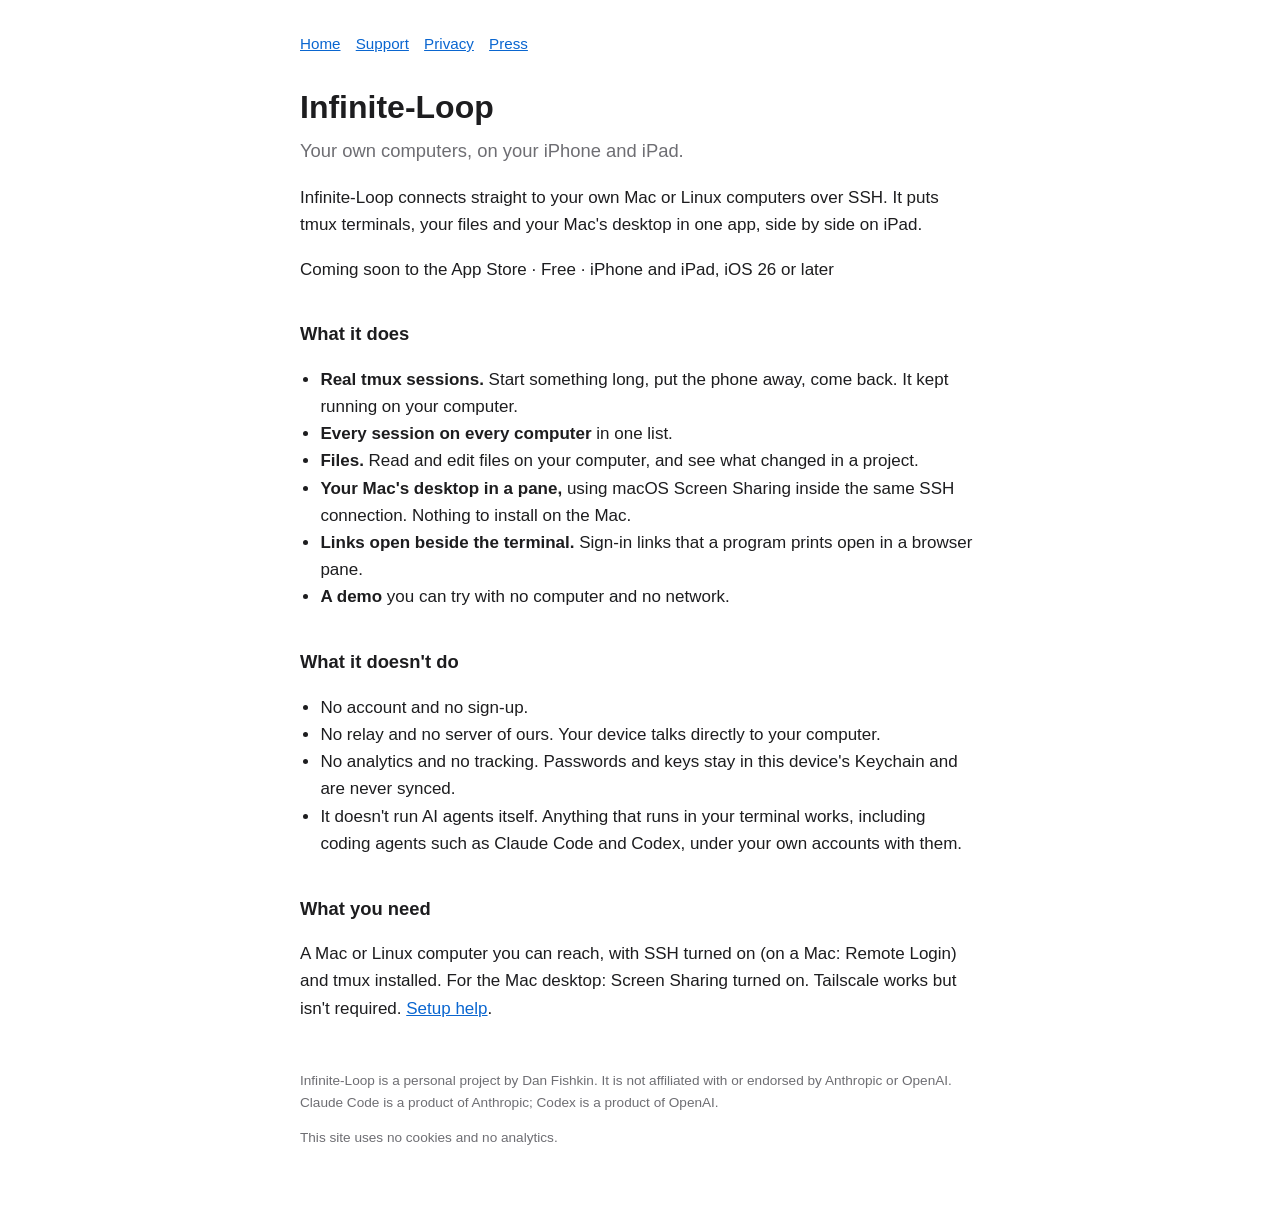
<file: index.html>
<!doctype html>
<html lang="en">
<head>
<meta charset="utf-8">
<meta name="viewport" content="width=device-width, initial-scale=1">
<title>Infinite-Loop</title>
<meta name="description" content="Your own Mac and Linux computers on your iPhone and iPad: tmux terminals, files and your Mac's desktop, over a direct SSH connection. Free, no account.">
<link rel="stylesheet" href="style.css">
</head>
<body>
<nav><a href="./">Home</a><a href="support.html">Support</a><a href="privacy.html">Privacy</a><a href="press.html">Press</a></nav>

<h1>Infinite-Loop</h1>
<p class="lede">Your own computers, on your iPhone and iPad.</p>

<p>Infinite-Loop connects straight to your own Mac or Linux computers over SSH. It puts tmux terminals, your files and your Mac's desktop in one app, side by side on iPad.</p>

<p>Coming soon to the App Store · Free · iPhone and iPad, iOS 26 or later</p>

<h2>What it does</h2>
<ul>
  <li><strong>Real tmux sessions.</strong> Start something long, put the phone away, come back. It kept running on your computer.</li>
  <li><strong>Every session on every computer</strong> in one list.</li>
  <li><strong>Files.</strong> Read and edit files on your computer, and see what changed in a project.</li>
  <li><strong>Your Mac's desktop in a pane,</strong> using macOS Screen Sharing inside the same SSH connection. Nothing to install on the Mac.</li>
  <li><strong>Links open beside the terminal.</strong> Sign-in links that a program prints open in a browser pane.</li>
  <li><strong>A demo</strong> you can try with no computer and no network.</li>
</ul>

<h2>What it doesn't do</h2>
<ul>
  <li>No account and no sign-up.</li>
  <li>No relay and no server of ours. Your device talks directly to your computer.</li>
  <li>No analytics and no tracking. Passwords and keys stay in this device's Keychain and are never synced.</li>
  <li>It doesn't run AI agents itself. Anything that runs in your terminal works, including coding agents such as Claude Code and Codex, under your own accounts with them.</li>
</ul>

<h2>What you need</h2>
<p>A Mac or Linux computer you can reach, with SSH turned on (on a Mac: Remote Login) and tmux installed. For the Mac desktop: Screen Sharing turned on. Tailscale works but isn't required. <a href="support.html">Setup help</a>.</p>

<footer>
<p>Infinite-Loop is a personal project by Dan Fishkin. It is not affiliated with or endorsed by Anthropic or OpenAI. Claude Code is a product of Anthropic; Codex is a product of OpenAI.</p>
<p>This site uses no cookies and no analytics.</p>
</footer>
</body>
</html>
</file>
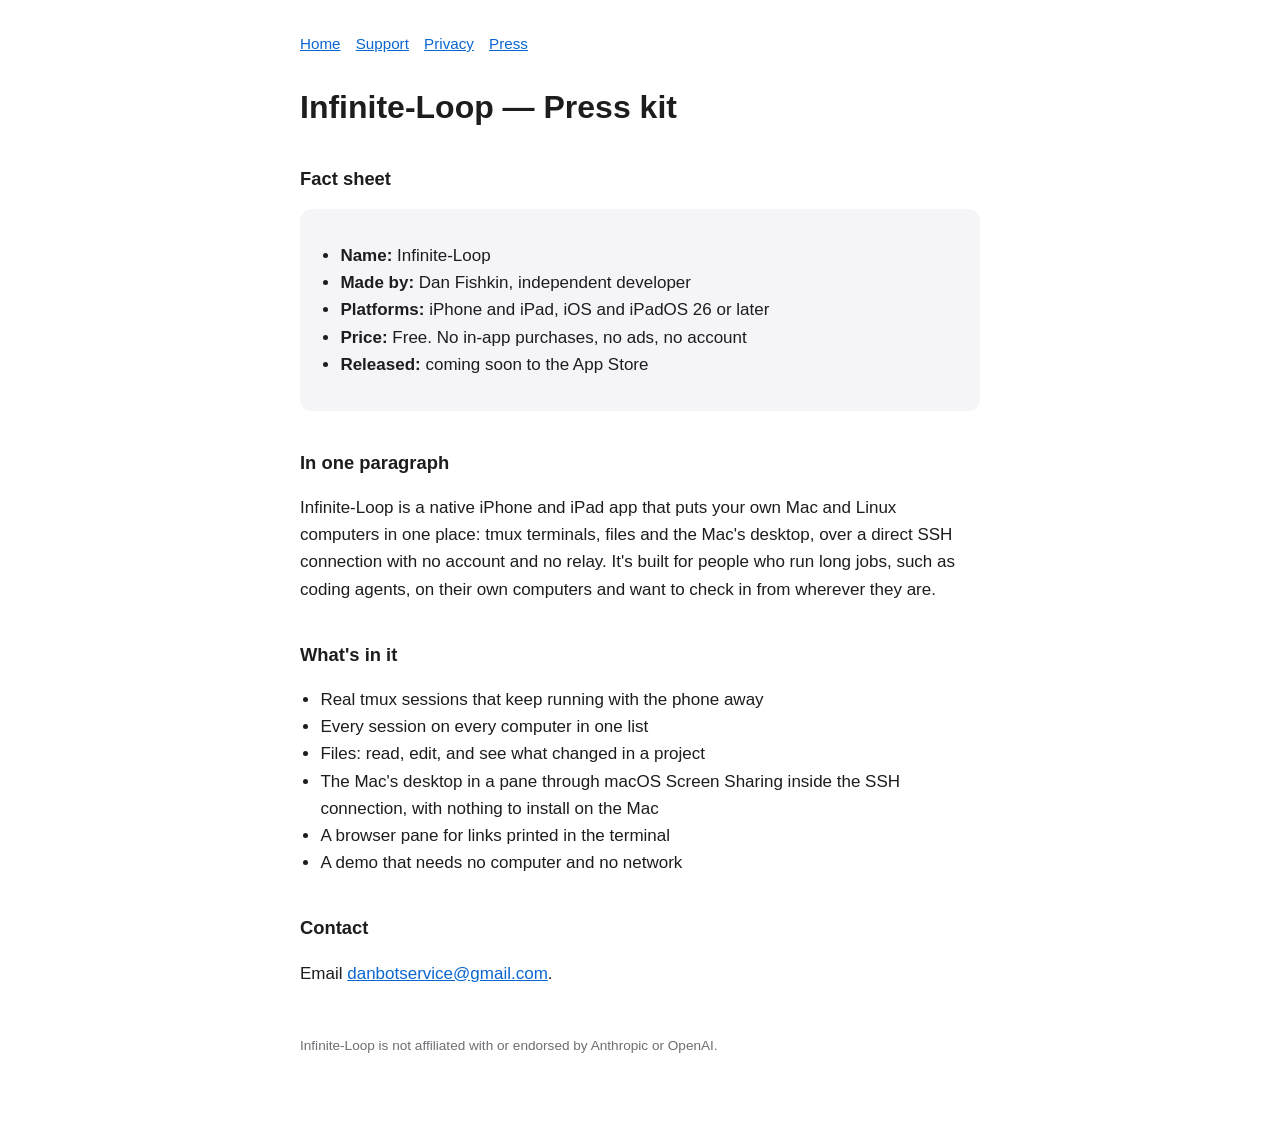
<file: press.html>
<!doctype html>
<html lang="en">
<head>
<meta charset="utf-8">
<meta name="viewport" content="width=device-width, initial-scale=1">
<title>Infinite-Loop — Press kit</title>
<link rel="stylesheet" href="style.css">
</head>
<body>
<nav><a href="./">Home</a><a href="support.html">Support</a><a href="privacy.html">Privacy</a><a href="press.html">Press</a></nav>

<h1>Infinite-Loop — Press kit</h1>

<h2>Fact sheet</h2>
<div class="card">
<ul>
  <li><strong>Name:</strong> Infinite-Loop</li>
  <li><strong>Made by:</strong> Dan Fishkin, independent developer</li>
  <li><strong>Platforms:</strong> iPhone and iPad, iOS and iPadOS 26 or later</li>
  <li><strong>Price:</strong> Free. No in-app purchases, no ads, no account</li>
  <li><strong>Released:</strong> coming soon to the App Store</li>
</ul>
</div>

<h2>In one paragraph</h2>
<p>Infinite-Loop is a native iPhone and iPad app that puts your own Mac and Linux computers in one place: tmux terminals, files and the Mac's desktop, over a direct SSH connection with no account and no relay. It's built for people who run long jobs, such as coding agents, on their own computers and want to check in from wherever they are.</p>

<h2>What's in it</h2>
<ul>
  <li>Real tmux sessions that keep running with the phone away</li>
  <li>Every session on every computer in one list</li>
  <li>Files: read, edit, and see what changed in a project</li>
  <li>The Mac's desktop in a pane through macOS Screen Sharing inside the SSH connection, with nothing to install on the Mac</li>
  <li>A browser pane for links printed in the terminal</li>
  <li>A demo that needs no computer and no network</li>
</ul>

<h2>Contact</h2>
<p>Email <a href="mailto:danbotservice@gmail.com">danbotservice@gmail.com</a>.</p>

<footer><p>Infinite-Loop is not affiliated with or endorsed by Anthropic or OpenAI.</p></footer>
</body>
</html>
</file>
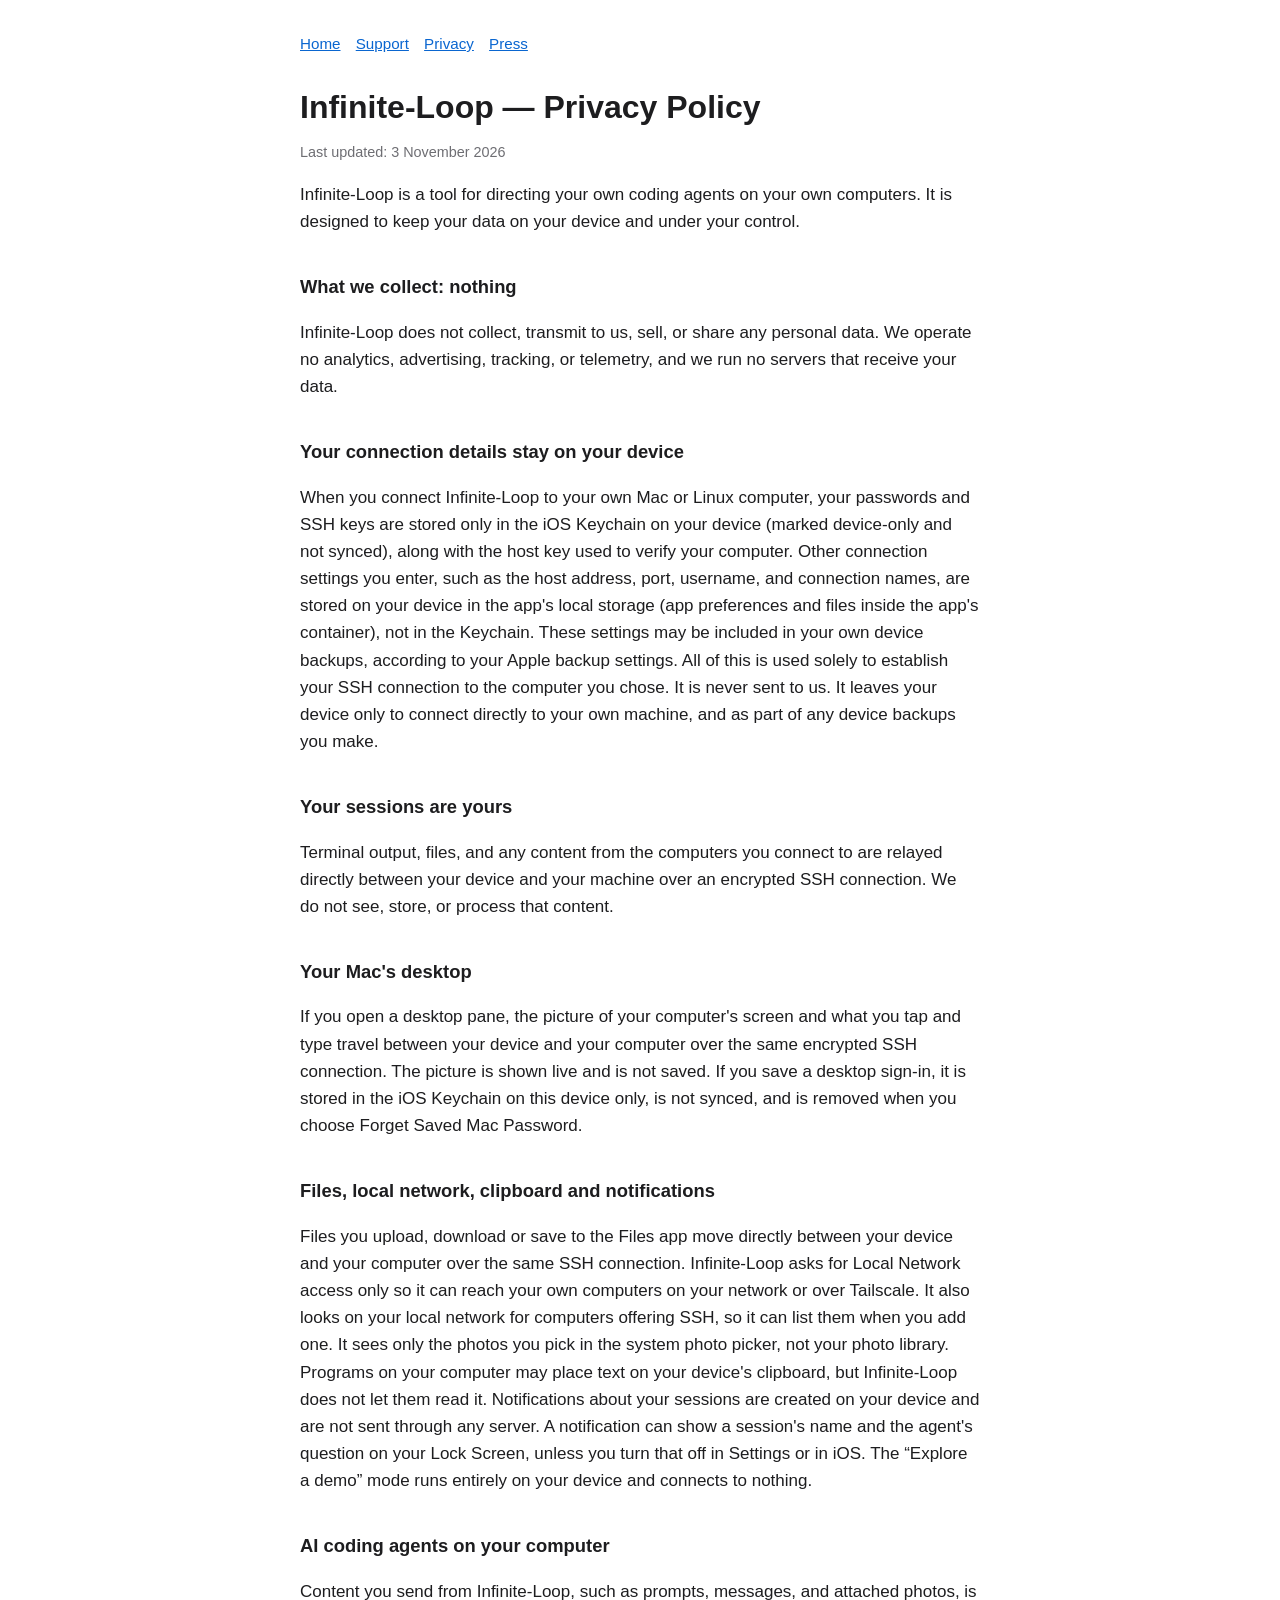
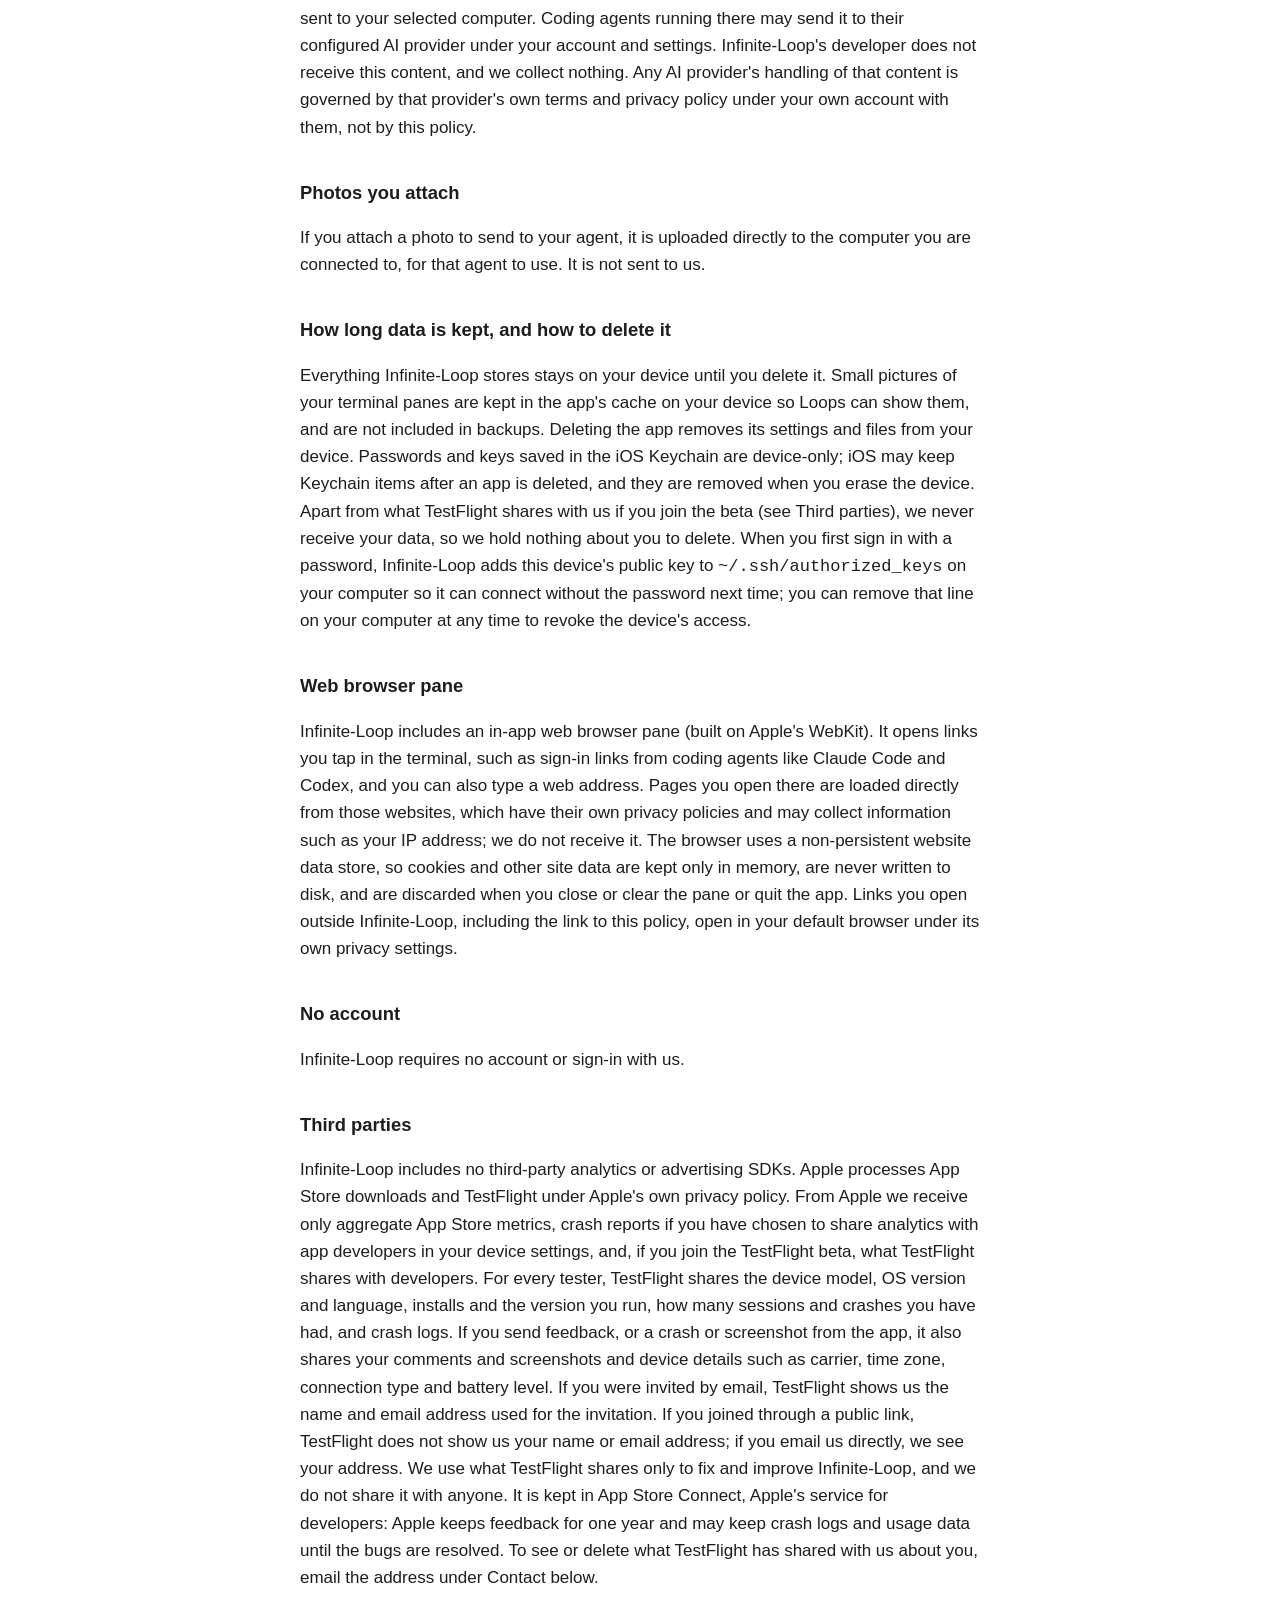
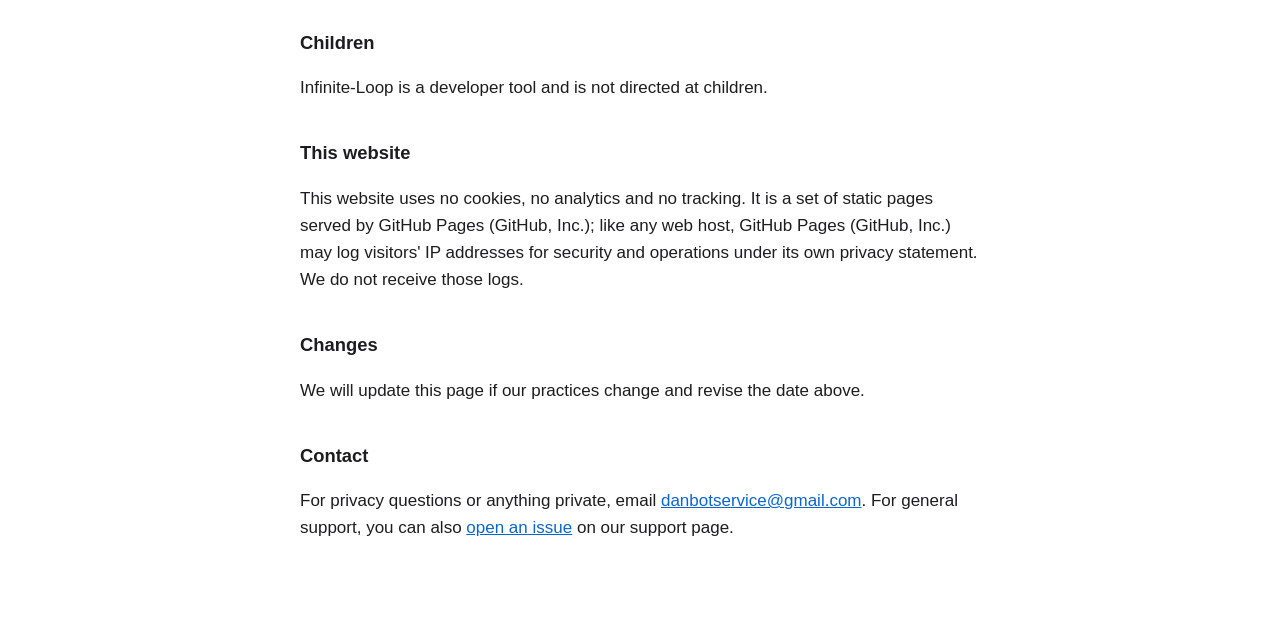
<file: privacy.html>
<!doctype html>
<html lang="en">
<head>
<meta charset="utf-8">
<meta name="viewport" content="width=device-width, initial-scale=1">
<title>Infinite-Loop — Privacy Policy</title>
<link rel="stylesheet" href="style.css">
</head>
<body>
<nav><a href="./">Home</a><a href="support.html">Support</a><a href="privacy.html">Privacy</a><a href="press.html">Press</a></nav>
<h1>Infinite-Loop — Privacy Policy</h1>
<p class="small">Last updated: 3 November 2026</p>

<p>Infinite-Loop is a tool for directing your own coding agents on your own computers. It is designed to keep your data on your device and under your control.</p>

<h2>What we collect: nothing</h2>
<p>Infinite-Loop does not collect, transmit to us, sell, or share any personal data. We operate no analytics, advertising, tracking, or telemetry, and we run no servers that receive your data.</p>

<h2>Your connection details stay on your device</h2>
<p>When you connect Infinite-Loop to your own Mac or Linux computer, your passwords and SSH keys are stored only in the iOS Keychain on your device (marked device-only and not synced), along with the host key used to verify your computer. Other connection settings you enter, such as the host address, port, username, and connection names, are stored on your device in the app's local storage (app preferences and files inside the app's container), not in the Keychain. These settings may be included in your own device backups, according to your Apple backup settings. All of this is used solely to establish your SSH connection to the computer you chose. It is never sent to us. It leaves your device only to connect directly to your own machine, and as part of any device backups you make.</p>

<h2>Your sessions are yours</h2>
<p>Terminal output, files, and any content from the computers you connect to are relayed directly between your device and your machine over an encrypted SSH connection. We do not see, store, or process that content.</p>

<h2>Your Mac's desktop</h2>
<p>If you open a desktop pane, the picture of your computer's screen and what you tap and type travel between your device and your computer over the same encrypted SSH connection. The picture is shown live and is not saved. If you save a desktop sign-in, it is stored in the iOS Keychain on this device only, is not synced, and is removed when you choose Forget Saved Mac Password.</p>
<h2>Files, local network, clipboard and notifications</h2>
<p>Files you upload, download or save to the Files app move directly between your device and your computer over the same SSH connection. Infinite-Loop asks for Local Network access only so it can reach your own computers on your network or over Tailscale. It also looks on your local network for computers offering SSH, so it can list them when you add one. It sees only the photos you pick in the system photo picker, not your photo library. Programs on your computer may place text on your device's clipboard, but Infinite-Loop does not let them read it. Notifications about your sessions are created on your device and are not sent through any server. A notification can show a session's name and the agent's question on your Lock Screen, unless you turn that off in Settings or in iOS. The “Explore a demo” mode runs entirely on your device and connects to nothing.</p>

<h2>AI coding agents on your computer</h2>
<p>Content you send from Infinite-Loop, such as prompts, messages, and attached photos, is sent to your selected computer. Coding agents running there may send it to their configured AI provider under your account and settings. Infinite-Loop's developer does not receive this content, and we collect nothing. Any AI provider's handling of that content is governed by that provider's own terms and privacy policy under your own account with them, not by this policy.</p>

<h2>Photos you attach</h2>
<p>If you attach a photo to send to your agent, it is uploaded directly to the computer you are connected to, for that agent to use. It is not sent to us.</p>

<h2>How long data is kept, and how to delete it</h2>
<p>Everything Infinite-Loop stores stays on your device until you delete it. Small pictures of your terminal panes are kept in the app's cache on your device so Loops can show them, and are not included in backups. Deleting the app removes its settings and files from your device. Passwords and keys saved in the iOS Keychain are device-only; iOS may keep Keychain items after an app is deleted, and they are removed when you erase the device. Apart from what TestFlight shares with us if you join the beta (see Third parties), we never receive your data, so we hold nothing about you to delete. When you first sign in with a password, Infinite-Loop adds this device's public key to <code>~/.ssh/authorized_keys</code> on your computer so it can connect without the password next time; you can remove that line on your computer at any time to revoke the device's access.</p>

<h2>Web browser pane</h2>
<p>Infinite-Loop includes an in-app web browser pane (built on Apple's WebKit). It opens links you tap in the terminal, such as sign-in links from coding agents like Claude Code and Codex, and you can also type a web address. Pages you open there are loaded directly from those websites, which have their own privacy policies and may collect information such as your IP address; we do not receive it. The browser uses a non-persistent website data store, so cookies and other site data are kept only in memory, are never written to disk, and are discarded when you close or clear the pane or quit the app. Links you open outside Infinite-Loop, including the link to this policy, open in your default browser under its own privacy settings.</p>

<h2>No account</h2>
<p>Infinite-Loop requires no account or sign-in with us.</p>

<h2>Third parties</h2>
<p>Infinite-Loop includes no third-party analytics or advertising SDKs. Apple processes App Store downloads and TestFlight under Apple's own privacy policy. From Apple we receive only aggregate App Store metrics, crash reports if you have chosen to share analytics with app developers in your device settings, and, if you join the TestFlight beta, what TestFlight shares with developers. For every tester, TestFlight shares the device model, OS version and language, installs and the version you run, how many sessions and crashes you have had, and crash logs. If you send feedback, or a crash or screenshot from the app, it also shares your comments and screenshots and device details such as carrier, time zone, connection type and battery level. If you were invited by email, TestFlight shows us the name and email address used for the invitation. If you joined through a public link, TestFlight does not show us your name or email address; if you email us directly, we see your address. We use what TestFlight shares only to fix and improve Infinite-Loop, and we do not share it with anyone. It is kept in App Store Connect, Apple's service for developers: Apple keeps feedback for one year and may keep crash logs and usage data until the bugs are resolved. To see or delete what TestFlight has shared with us about you, email the address under Contact below.</p>

<h2>Children</h2>
<p>Infinite-Loop is a developer tool and is not directed at children.</p>

<h2>This website</h2>
<p>This website uses no cookies, no analytics and no tracking. It is a set of static pages served by GitHub Pages (GitHub, Inc.); like any web host, GitHub Pages (GitHub, Inc.) may log visitors' IP addresses for security and operations under its own privacy statement. We do not receive those logs.</p>
<h2>Changes</h2>
<p>We will update this page if our practices change and revise the date above.</p>

<h2>Contact</h2>
<p>For privacy questions or anything private, email <a href="mailto:danbotservice@gmail.com">danbotservice@gmail.com</a>. For general support, you can also <a href="https://github.com/danbotservice/infiniteloop-support/issues">open an issue</a> on our support page.</p>
</body>
</html>
</file>
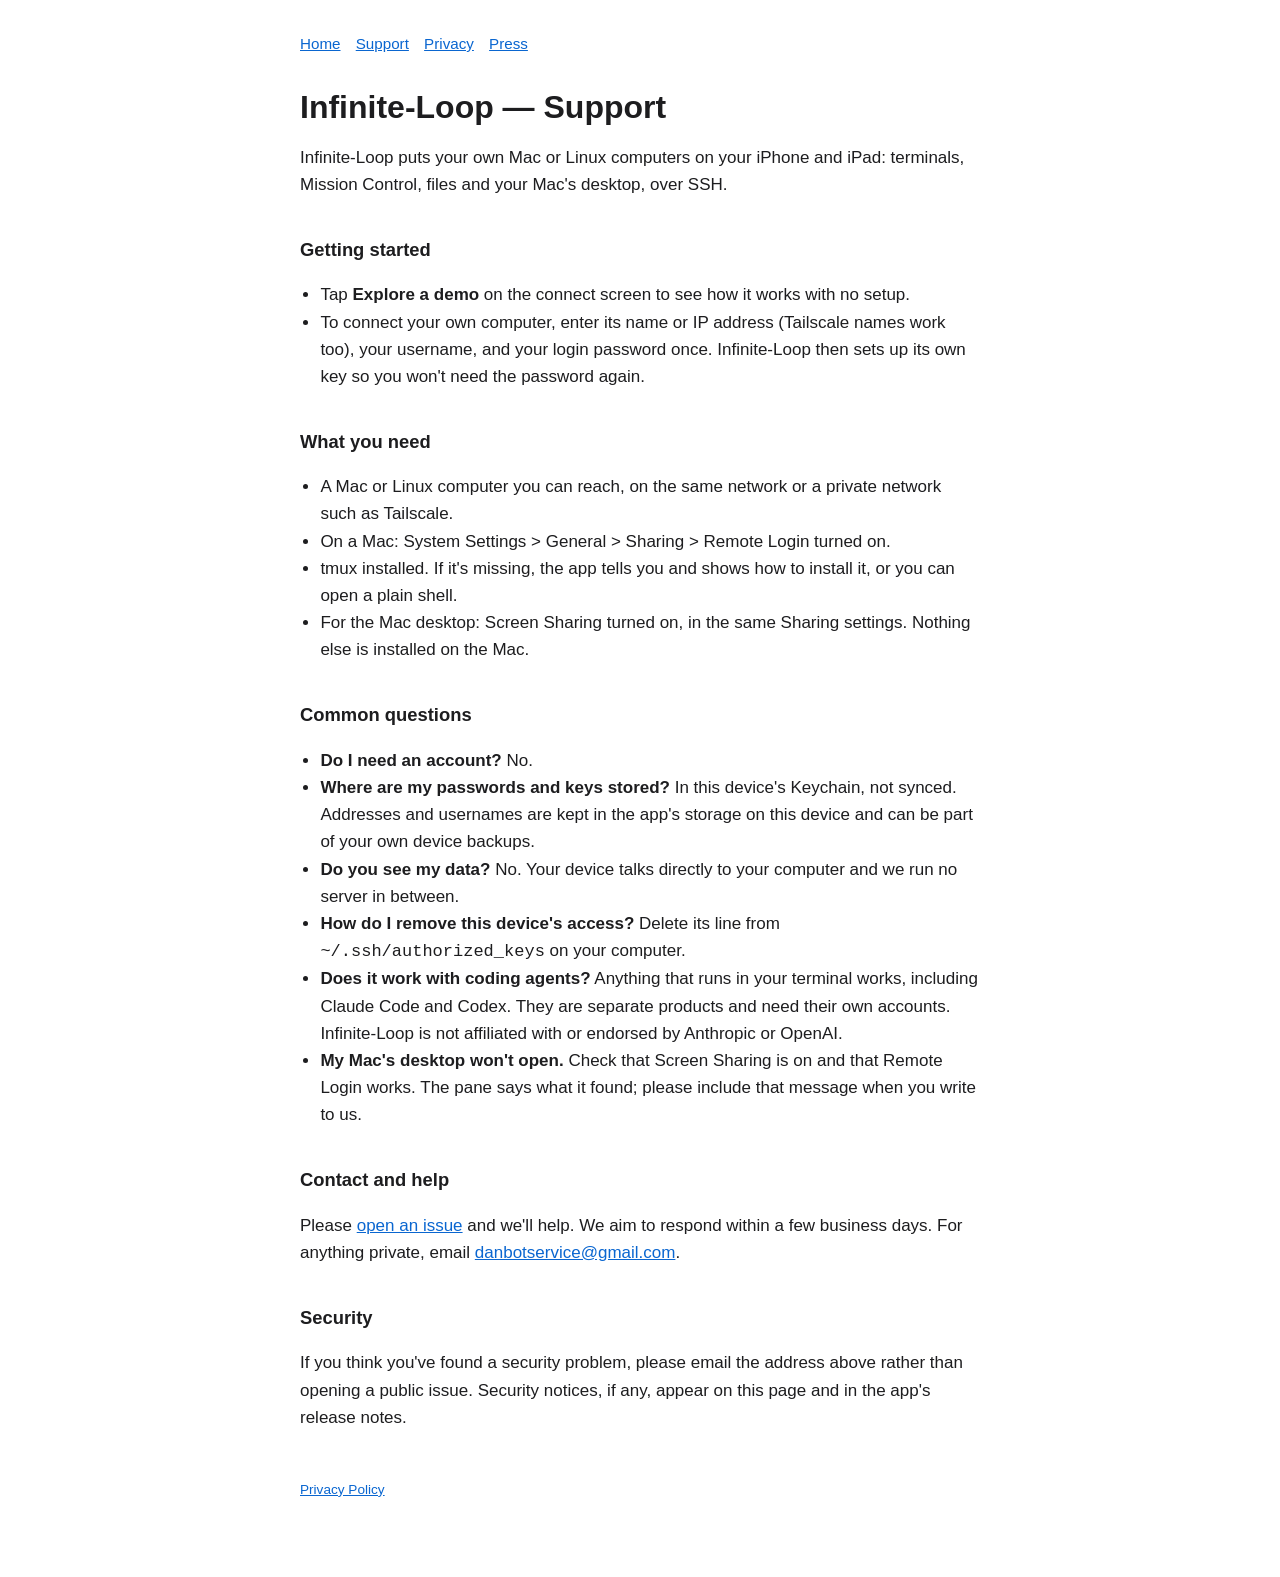
<file: support.html>
<!doctype html>
<html lang="en">
<head>
<meta charset="utf-8">
<meta name="viewport" content="width=device-width, initial-scale=1">
<title>Infinite-Loop — Support</title>
<link rel="stylesheet" href="style.css">
</head>
<body>
<nav><a href="./">Home</a><a href="support.html">Support</a><a href="privacy.html">Privacy</a><a href="press.html">Press</a></nav>

<h1>Infinite-Loop — Support</h1>
<p>Infinite-Loop puts your own Mac or Linux computers on your iPhone and iPad: terminals, Mission Control, files and your Mac's desktop, over SSH.</p>

<h2>Getting started</h2>
<ul>
  <li>Tap <strong>Explore a demo</strong> on the connect screen to see how it works with no setup.</li>
  <li>To connect your own computer, enter its name or IP address (Tailscale names work too), your username, and your login password once. Infinite-Loop then sets up its own key so you won't need the password again.</li>
</ul>

<h2>What you need</h2>
<ul>
  <li>A Mac or Linux computer you can reach, on the same network or a private network such as Tailscale.</li>
  <li>On a Mac: System Settings &gt; General &gt; Sharing &gt; Remote Login turned on.</li>
  <li>tmux installed. If it's missing, the app tells you and shows how to install it, or you can open a plain shell.</li>
  <li>For the Mac desktop: Screen Sharing turned on, in the same Sharing settings. Nothing else is installed on the Mac.</li>
</ul>

<h2>Common questions</h2>
<ul>
  <li><strong>Do I need an account?</strong> No.</li>
  <li><strong>Where are my passwords and keys stored?</strong> In this device's Keychain, not synced. Addresses and usernames are kept in the app's storage on this device and can be part of your own device backups.</li>
  <li><strong>Do you see my data?</strong> No. Your device talks directly to your computer and we run no server in between.</li>
  <li><strong>How do I remove this device's access?</strong> Delete its line from <code>~/.ssh/authorized_keys</code> on your computer.</li>
  <li><strong>Does it work with coding agents?</strong> Anything that runs in your terminal works, including Claude Code and Codex. They are separate products and need their own accounts. Infinite-Loop is not affiliated with or endorsed by Anthropic or OpenAI.</li>
  <li><strong>My Mac's desktop won't open.</strong> Check that Screen Sharing is on and that Remote Login works. The pane says what it found; please include that message when you write to us.</li>
</ul>

<h2>Contact and help</h2>
<p>Please <a href="https://github.com/danbotservice/infiniteloop-support/issues">open an issue</a> and we'll help. We aim to respond within a few business days. For anything private, email <a href="mailto:danbotservice@gmail.com">danbotservice@gmail.com</a>.</p>

<h2>Security</h2>
<p>If you think you've found a security problem, please email the address above rather than opening a public issue. Security notices, if any, appear on this page and in the app's release notes.</p>

<footer><p><a href="privacy.html">Privacy Policy</a></p></footer>
</body>
</html>
</file>
<file: style.css>
:root { color-scheme: light dark; --fg: #1d1d1f; --muted: #6e6e73; --link: #0a66d0; --bg: #ffffff; --card: #f5f5f7; }
@media (prefers-color-scheme: dark) { :root { --fg: #f5f5f7; --muted: #a1a1a6; --link: #4ea1ff; --bg: #000000; --card: #1c1c1e; } }
* { box-sizing: border-box; }
body { margin: 0 auto; max-width: 720px; padding: 32px 20px 64px; background: var(--bg); color: var(--fg); font: 17px/1.6 -apple-system, BlinkMacSystemFont, "Segoe UI", Roboto, Helvetica, Arial, sans-serif; }
nav { font-size: .95rem; margin-bottom: 32px; }
nav a { margin-right: 1em; }
a { color: var(--link); }
h1 { font-size: 2rem; line-height: 1.2; margin: 0 0 .3em; }
h2 { font-size: 1.15rem; margin-top: 2em; }
.lede { font-size: 1.15rem; color: var(--muted); margin-top: 0; }
.card { background: var(--card); border-radius: 12px; padding: 16px 20px; margin: 16px 0; }
.small { font-size: .9rem; color: var(--muted); }
ul { padding-left: 1.2em; }
img { max-width: 100%; height: auto; }
footer { margin-top: 48px; font-size: .85rem; color: var(--muted); }
</file>
